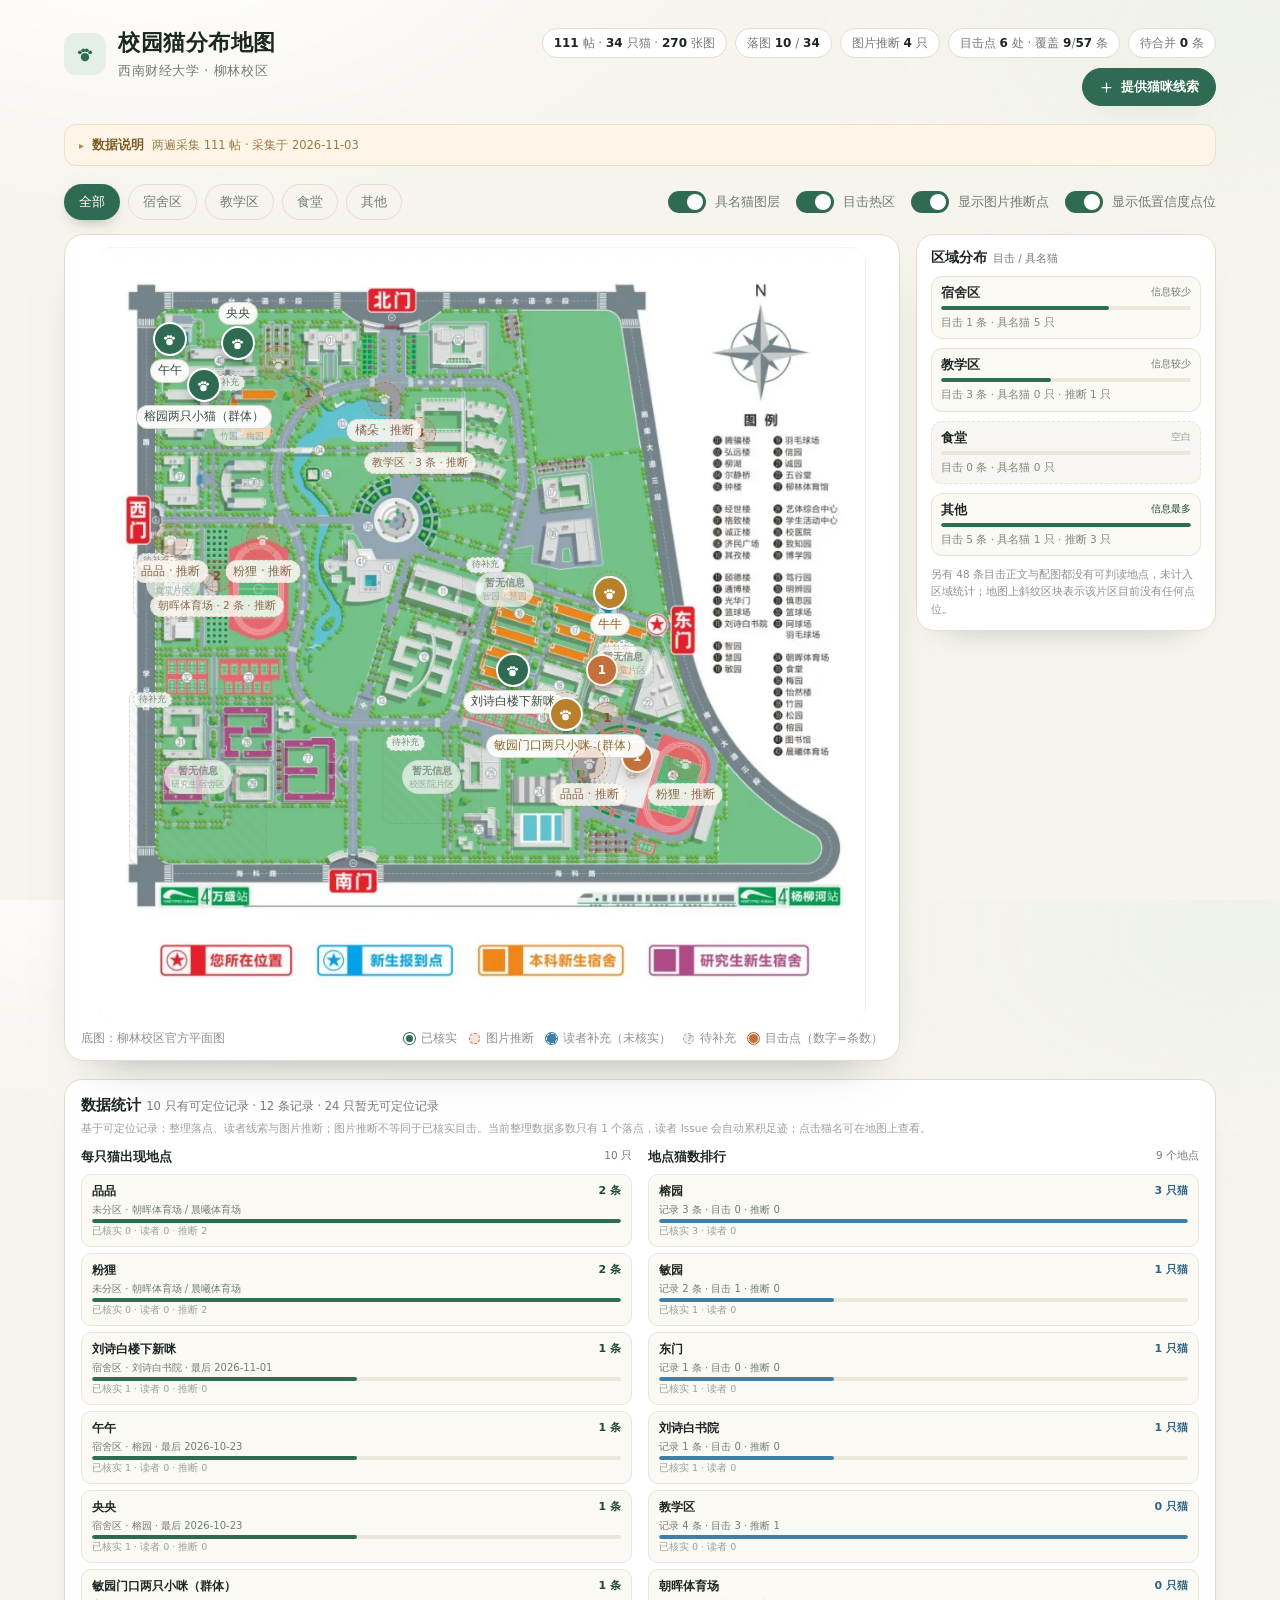
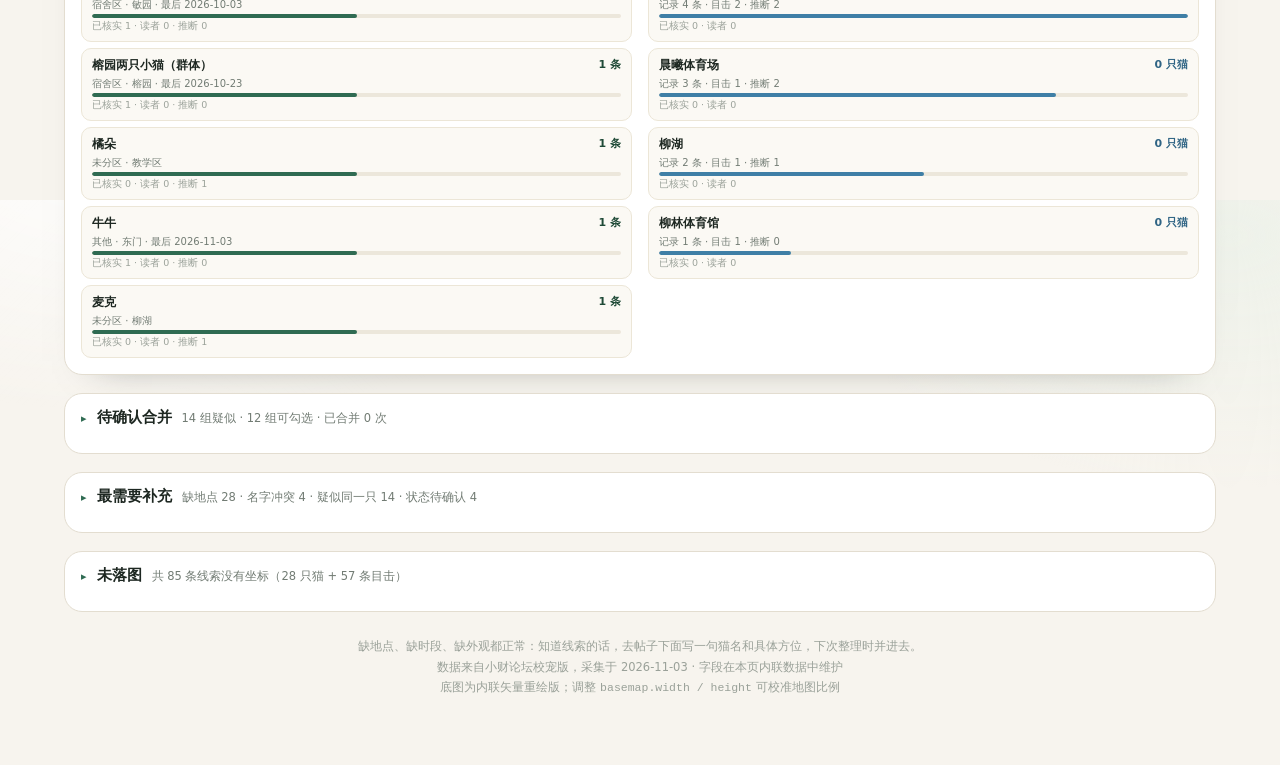
<file: index.html>
<!DOCTYPE html>
<html lang="zh-CN"><head>
<meta charset="UTF-8">
<meta name="viewport" content="width=device-width, initial-scale=1, viewport-fit=cover">
<meta name="description" content="西南财经大学柳林校区校园猫分布地图：具名猫、目击热区、图片推断与待补充区域。">
<meta name="color-scheme" content="light">
<meta name="theme-color" content="#f7f4ee">
<link rel="icon" href="data:image/svg+xml,%3Csvg xmlns='http://www.w3.org/2000/svg' viewBox='0 0 24 24'%3E%3Crect width='24' height='24' rx='6' fill='%23e6efe7'/%3E%3Cg fill='%232f6b52'%3E%3Ccircle cx='12' cy='15.4' r='4.6'/%3E%3Ccircle cx='6.4' cy='10.2' r='2.1'/%3E%3Ccircle cx='10.1' cy='8' r='2.1'/%3E%3Ccircle cx='13.9' cy='8' r='2.1'/%3E%3Ccircle cx='17.6' cy='10.2' r='2.1'/%3E%3C/g%3E%3C/svg%3E">
<title>校园猫分布地图 · 柳林校区（原型）</title>
<link rel="stylesheet" href="css/styles.css">

</head>

<body>
<div class="app">
  <header class="head">
    <div class="brand">
      <div class="brand-mark" aria-hidden="true">
        <svg viewBox="0 0 24 24">
          <g fill="#2f6b52">
            <circle cx="12" cy="15.4" r="4.6"></circle>
            <circle cx="6.4" cy="10.2" r="2.1"></circle>
            <circle cx="10.1" cy="8" r="2.1"></circle>
            <circle cx="13.9" cy="8" r="2.1"></circle>
            <circle cx="17.6" cy="10.2" r="2.1"></circle>
          </g>
        </svg>
      </div>
      <div>
        <h1>校园猫分布地图</h1>
        <p class="sub" id="campusName">西南财经大学 · 柳林校区</p>
      </div>
    </div>

    <div class="head-right">
    <div class="badges">
      <span class="badge"><b id="statPosts">111</b> 帖 · <b id="statCats">34</b> 只猫 · <b id="statImages">270</b> 张图</span>
      <span class="badge">落图 <b id="catCount">10</b> / <b id="catTotal">34</b></span>
      <span class="badge">图片推断 <b id="statInferred">4</b> 只</span>
      <span class="badge">目击点 <b id="statSpots">6</b> 处 · 覆盖 <b id="statPlacedSights">9</b>/<b id="statSights">57</b> 条</span>
      <span class="badge" id="queueBadge">待合并 <b id="queueCount">0</b> 条</span>
    </div>
    <button type="button" class="contribute-btn" id="contributeBtn">
      <svg viewBox="0 0 24 24" aria-hidden="true"><path d="M12 5v14M5 12h14" fill="none" stroke="currentColor" stroke-width="2" stroke-linecap="round"></path></svg>
      提供猫咪线索
    </button>
    </div>
  </header>

  <details class="notice data-details" id="dataDetails">
    <summary><span>数据说明</span><span class="notice-summary" id="noticeSummary">两遍采集 111 帖 · 2026-09-06 ～ 2026-11-02</span></summary>
    <p class="notice-body" id="dataNotice">两遍采集：第一遍 50 帖 + 第二遍 61 帖，postId 无重叠，合计 111 条唯一帖（2026-09-06 ～ 2026-11-02）｜第一遍列表曾少计 4 条，已按合并清单补齐；疑似同猫只标注不合并。本轮新增图片推断：仅依据配图中可判读的环境线索（楼牌/材质/跑道/围网等），置信度 0.15–0.35，全部标记“图片推断，未经证实”；24 只猫与 48 条目击图片无可判读线索，保持未落点。正文没写的地点一律留空。</p>
  </details>
  <p class="notice notice-warn" id="storageNote" hidden=""></p>

  <section class="controls" aria-label="筛选">
    <div class="chips" id="zoneChips"><span class="chip-ink" aria-hidden="true"></span><button type="button" class="chip" data-zone="all" aria-pressed="true">全部</button><button type="button" class="chip" data-zone="dorm" aria-pressed="false">宿舍区</button><button type="button" class="chip" data-zone="teaching" aria-pressed="false">教学区</button><button type="button" class="chip" data-zone="canteen" aria-pressed="false">食堂</button><button type="button" class="chip" data-zone="other" aria-pressed="false">其他</button></div>
    <div class="layer-switches">
      <label class="switch">
        <input type="checkbox" id="catLayerToggle" checked="">
        <span class="track" aria-hidden="true"></span>
        <span>具名猫图层</span>
      </label>
      <label class="switch">
        <input type="checkbox" id="sightLayerToggle" checked="">
        <span class="track" aria-hidden="true"></span>
        <span>目击热区</span>
      </label>
      <label class="switch">
        <input type="checkbox" id="inferToggle" checked="">
        <span class="track" aria-hidden="true"></span>
        <span>显示图片推断点</span>
      </label>
      <label class="switch">
        <input type="checkbox" id="lowToggle" checked="">
        <span class="track" aria-hidden="true"></span>
        <span>显示低置信度点位</span>
      </label>
    </div>
  </section>

  <p class="sr-only" id="mapStatus" role="status" aria-live="polite"></p>

  <div class="map-row">
  <section class="map-card">
    <div class="map-stage" id="mapStage" style="aspect-ratio: 0.991051 / 1; max-width: calc(85.23vh);">
      <!-- 底图独立容器：image 与示意平面都放在这里，校准参数只作用于此层 -->
      <div class="map-focus" id="mapFocus">
      <div class="map-layer" id="mapLayer" style="transform: translate(0px, 0px) scale(1); --inv: 1;">
        <img class="base-map" id="baseMap" src="assets/campus-map.webp" width="886" height="894" alt="柳林校区官方平面图" decoding="async">
        <div class="empty-blocks" id="emptyBlocks"></div>
                <div class="focus-shade" id="focusShade" aria-hidden="true"></div>
        <div class="focus-fx" id="focusFx" aria-hidden="true"><span class="focus-ring"></span><span class="focus-dot"><i></i><i></i></span></div>
        <div class="cat-history-layer" id="catHistoryLayer" hidden>
          <svg viewBox="0 0 100 100" preserveAspectRatio="none" aria-hidden="true">
            <polyline class="history-line" id="historyLine" points=""></polyline>
            <g id="historyDots"></g>
          </svg>
        </div>
        <div class="sights-layer" id="sightMarkers"></div>
                <div class="markers" id="markers"></div>
        <div class="draft-marker" id="draftMarker" hidden>
          <span class="pin draft-pin" aria-hidden="true"><svg viewBox="0 0 24 24"><circle cx="12" cy="15.4" r="4.6" fill="#ffffff"></circle><circle cx="6.4" cy="10.2" r="2.1" fill="#ffffff"></circle><circle cx="10.1" cy="8" r="2.1" fill="#ffffff"></circle><circle cx="13.9" cy="8" r="2.1" fill="#ffffff"></circle><circle cx="17.6" cy="10.2" r="2.1" fill="#ffffff"></circle></svg></span>
          <span class="marker-label">待提交位置</span>
        </div>
      </div>
      </div>
            <div class="focus-badge" id="focusBadge" hidden=""></div>
      <div class="pick-banner" id="pickBanner" hidden>
        <span>点击地图选择猫咪出现的位置</span>
        <button type="button" id="pickCancel">取消</button>
      </div>
      <div class="history-badge" id="historyBadge" hidden>
        <span id="historyBadgeText"></span>
        <button type="button" id="historyClear">清除</button>
      </div>
      <div class="map-empty" id="mapEmpty" hidden="">当前筛选条件下没有点位</div>
    </div>

    <div class="map-foot">
      <span id="mapSource">底图：柳林校区官方平面图</span>
      <span class="legend-states">
        <span class="legend-key"><i class="lg lg-ok"></i>已核实</span>
        <span class="legend-key"><i class="lg lg-infer"></i>图片推断</span>
        <span class="legend-key"><i class="lg lg-reader"></i>读者补充（未核实）</span>
        <span class="legend-key"><i class="lg lg-need">?</i>待补充</span>
        <span class="legend-key"><i class="lg lg-heat"></i>目击点（数字=条数）</span>
      </span>
    </div>
  </section>

  <aside class="zone-panel" aria-label="区域分布摘要">
    <h2>区域分布 <span>目击 / 具名猫</span></h2>
    <div id="zoneStats"></div>
        <p class="zone-note" id="zoneNote">另有 48 条目击正文与配图都没有可判读地点，未计入区域统计；地图上斜纹区块表示该片区目前没有任何点位。</p>
  </aside>
  </div>

  <section class="stats-card" aria-label="数据统计">
    <div class="stats-head">
      <h2>数据统计 <span id="catStatsSummary">正在统计…</span></h2>
    </div>
    <p class="stats-note">基于可定位记录：整理落点、读者线索与图片推断；图片推断不等同于已核实目击。当前整理数据多数只有 1 个落点，读者 Issue 会自动累积足迹；点击猫名可在地图上查看。</p>
    <div class="stats-grid">
      <div class="stats-col">
        <h3>每只猫出现地点 <span id="catStatsCount"></span></h3>
        <div class="stats-list" id="catStats"></div>
      </div>
      <div class="stats-col">
        <h3>地点猫数排行 <span id="placeStatsCount"></span></h3>
        <div class="stats-list" id="placeStats"></div>
      </div>
    </div>
  </section>

    <details class="maint">
    <summary class="maint-summary"><span>待确认合并</span><span class="maint-count" id="mergeSummaryTop">14 组疑似 · 12 组可勾选</span></summary>
<section class="pending merges" id="mergeSection">
    <div class="pending-head">
      <h2>待确认合并 <span id="mergeSummary">14 组疑似 · 12 组可勾选 · 已合并 0 次</span></h2>
      <div class="need-actions">
        <button type="button" class="export-btn" id="mergeSelected">合并勾选项</button>
        <button type="button" class="ghost-btn" id="undoMerge">撤销上一次合并</button>
      </div>
    </div>
    <p class="pending-hint">勾选「就是同一只」后可执行合并：主记录保留，另一条并入别名与来源，并从图上消失；合并前自动保留快照，可撤销。合并只作用于当前浏览器，并写入 localStorage。</p>
    <div class="merge-list" id="mergeList"></div>
    </section>
  </details>



    <details class="maint">
    <summary class="maint-summary"><span>最需要补充</span><span class="maint-count" id="needSummaryTop">缺地点 28 · 名字冲突 4 · 疑似同一只 14</span></summary>
<section class="pending" id="needSection">
    <div class="pending-head">
      <h2>最需要补充 <span id="needSummary">缺地点 28 · 名字冲突 4 · 疑似同一只 14 · 状态待确认 4</span></h2>
      <div class="need-actions">
        <button type="button" class="ghost-btn" id="copyAllSlots">复制全部待补充文本</button>
        <button type="button" class="export-btn" id="exportPatch">下载补丁（JSON）</button>
      </div>
    </div>
    <div class="ask">
      <b>知道它常在哪出没？</b>去频道帖子下面留一句就行。
      <span>写清猫名 + 楼栋方位，比如：朵朵在五谷堂后门的水泥台——只写「我知道」没法落点；看到会补进下一版。</span>
    </div>
    <p class="pending-hint">页面只负责把空位留清楚：不联网提交、不接第三方表单、不自动导入、不自动合并。每张卡片可直接填写并进入 localStorage 待合并队列，也可复制文本或下载 JSON 交给维护者。</p>
    <div class="need-groups" id="needGroups"></div>
        <p class="pending-hint" id="patchCount">当前有 28 只未落点猫，共 112 个字段位，其中 94 个为真空白（虚线框），18 个已有文字/状态。读者队列 0 条，合并 0 次。</p>
  </section>
  </details>



    <details class="maint">
    <summary class="maint-summary"><span>未落图</span><span class="maint-count" id="pendingSummaryTop">共 85 条线索没有坐标</span></summary>
<section class="pending" id="pendingSection">
    <div class="pending-head">
      <h2>未落图 <span id="pendingSummary">共 85 条线索没有坐标（28 只猫 + 57 条目击）</span></h2>
      <div class="seg" id="pendingTabs">
        <button type="button" data-tab="cats" aria-pressed="true">待定位的猫 <b id="pendCatNum">28</b></button>
        <button type="button" data-tab="sightings" aria-pressed="false">未归属目击 <b id="pendSightNum">57</b></button>
      </div>
    </div>
    <p class="pending-hint">只写原文里真实存在的位置线索；达不到「能落到某个楼」这一级的，一律不进地图，也不补坐标。</p>
    <div class="pending-list" id="pendingList"></div>
  </section>
  </details>



  <p class="foot-note">
    缺地点、缺时段、缺外观都正常：知道线索的话，去帖子下面写一句猫名和具体方位，下次整理时并进去。<br>
    数据来自小财论坛校宠版，采集于 <span id="footDate">2026-11-03</span> · 字段在本页内联数据中维护<br>
    底图为内联矢量重绘版；调整 <code>basemap.width / height</code> 可校准地图比例
  </p>
</div>

<div class="backdrop" id="backdrop" hidden=""></div>
<div class="sheet" id="sheet" role="dialog" aria-modal="true" aria-labelledby="catName" hidden=""></div>



<script src="data/campus-data.js"></script>
<script src="data/reader-submissions.js"></script>
<script src="js/app.js"></script>


</body></html>
</file>
<file: css/styles.css>
:root {
    --paper: #f7f4ee;
    --card: #ffffff;
    --ink: #1d2721;
    --muted: #727c74;
    --accent: #2f6b52;
    --accent-deep: #1f4a37;
    --accent-soft: #e6efe7;
    --line: #e3ddd0;
    --amber: #b8812c;
    --heat: #c2703c;
    --radius: 16px;
    --inv: 1;
  }

  * { box-sizing: border-box; }

  html, body { height: 100%; }

  body {
    margin: 0;
    color: var(--ink);
    background:
      radial-gradient(900px 460px at 12% -8%, #ffffff 0%, rgba(255, 255, 255, 0) 62%),
      radial-gradient(700px 420px at 96% 4%, #eef2ea 0%, rgba(238, 242, 234, 0) 60%),
      var(--paper);
    font-family: -apple-system, BlinkMacSystemFont, "PingFang SC", "Hiragino Sans GB",
      "Microsoft YaHei", "Segoe UI", system-ui, sans-serif;
    -webkit-font-smoothing: antialiased;
  }

  [hidden] { display: none !important; }

  button { font: inherit; color: inherit; }

  .app {
    max-width: 1200px;
    margin: 0 auto;
    padding: 28px 24px 56px;
  }

  /* ---------- 顶栏 ---------- */
  .head {
    display: flex;
    align-items: flex-start;
    justify-content: space-between;
    gap: 16px;
    flex-wrap: wrap;
  }

  .brand { display: flex; align-items: center; gap: 12px; }

  .brand-mark {
    width: 42px;
    height: 42px;
    flex: 0 0 auto;
    border-radius: 12px;
    background: var(--accent-soft);
    display: grid;
    place-items: center;
  }

  .brand-mark svg { width: 22px; height: 22px; }

  h1 {
    margin: 0;
    font-size: 22px;
    letter-spacing: 0.5px;
    font-weight: 600;
  }

  .sub {
    margin: 4px 0 0;
    font-size: 13px;
    color: var(--muted);
    letter-spacing: 0.6px;
  }

  .badges { display: flex; gap: 8px; flex-wrap: wrap; }

  .badge {
    font-size: 12px;
    line-height: 1;
    padding: 8px 11px;
    border-radius: 999px;
    background: #fff;
    border: 1px solid var(--line);
    color: var(--muted);
    white-space: nowrap;
  }

  .badge b { color: var(--ink); font-weight: 600; }

  .badge-sample {
    background: #fdf3e2;
    border-color: #eed9b6;
    color: #8a5f1c;
  }

  .notice {
    margin: 18px 0 0;
    padding: 11px 14px;
    font-size: 12.5px;
    line-height: 1.6;
    color: #7b5a22;
    background: #fdf6e8;
    border: 1px solid #f0e0c2;
    border-radius: 12px;
  }

  .data-details {
    padding: 0;
    overflow: hidden;
  }

  .data-details > summary {
    display: flex;
    align-items: baseline;
    gap: 8px;
    flex-wrap: wrap;
    padding: 10px 14px;
    font-size: 12.5px;
    font-weight: 600;
    color: #7b5a22;
    cursor: pointer;
    list-style: none;
  }

  .data-details > summary::-webkit-details-marker { display: none; }

  .data-details > summary::before {
    content: "▸";
    font-size: 10px;
    color: #b08a4a;
    transition: transform 0.2s ease;
  }

  .data-details[open] > summary::before { transform: rotate(90deg); }

  .notice-summary {
    font-size: 11.5px;
    font-weight: 400;
    color: #9a7a45;
  }

  .notice-body {
    margin: 0;
    padding: 0 14px 12px 32px;
    font-size: 12.5px;
    line-height: 1.7;
    color: #7b5a22;
  }

  .notice-warn {
    color: #8a3b2a;
    background: #fdf1ee;
    border-color: #efcfc7;
  }

  /* ---------- 筛选 ---------- */
  .controls {
    display: flex;
    align-items: center;
    justify-content: space-between;
    gap: 14px;
    flex-wrap: wrap;
    margin: 18px 0 14px;
  }

  .chips { position: relative; display: flex; gap: 8px; flex-wrap: wrap; }

  .chip-ink {
    position: absolute;
    left: 0;
    top: 0;
    width: 0;
    height: 0;
    border-radius: 999px;
    background: var(--accent);
    box-shadow: 0 6px 16px -8px rgba(31, 74, 55, 0.55);
    transition: transform 0.32s cubic-bezier(0.22, 0.61, 0.36, 1), width 0.32s cubic-bezier(0.22, 0.61, 0.36, 1), height 0.2s ease;
    pointer-events: none;
    z-index: 0;
  }

  .chip {
    position: relative;
    z-index: 1;
    padding: 8px 14px;
    font-size: 13px;
    border-radius: 999px;
    border: 1px solid var(--line);
    background: transparent;
    color: var(--muted);
    cursor: pointer;
    transition: background 0.18s, color 0.18s, border-color 0.18s;
  }

  .chip:hover { background: #fff; border-color: #cbd6cd; color: var(--ink); }

  .chip[aria-pressed="true"] {
    background: var(--accent);
    border-color: var(--accent);
    color: #fff;
  }

  .chips-ready .chip[aria-pressed="true"],
  .chips-ready .chip[aria-pressed="true"]:hover {
    background: transparent;
    border-color: transparent;
    color: #fff;
  }

  .chip:focus-visible { outline: 2px solid var(--accent-deep); outline-offset: 3px; }

  .chip.is-pulsing::after {
    content: "";
    position: absolute;
    inset: -3px;
    border-radius: 999px;
    border: 2px solid var(--accent);
    pointer-events: none;
    animation: chipPulse 0.6s ease-out both;
  }

  @keyframes chipPulse {
    0% { opacity: 0.6; transform: scale(0.92); }
    100% { opacity: 0; transform: scale(1.22); }
  }

  .switch {
    display: inline-flex;
    align-items: center;
    gap: 9px;
    font-size: 13px;
    color: var(--muted);
    cursor: pointer;
    user-select: none;
  }

  .switch input { position: absolute; opacity: 0; pointer-events: none; }

  .track {
    width: 38px;
    height: 22px;
    border-radius: 999px;
    background: #dcd8cb;
    position: relative;
    transition: background 0.18s;
    flex: 0 0 auto;
  }

  .track::after {
    content: "";
    position: absolute;
    top: 3px;
    left: 3px;
    width: 16px;
    height: 16px;
    border-radius: 50%;
    background: #fff;
    transition: transform 0.18s;
  }

  .switch input:checked + .track { background: var(--accent); }
  .switch input:checked + .track::after { transform: translateX(16px); }
  .switch input:focus-visible + .track { outline: 2px solid var(--accent); outline-offset: 2px; }

  .layer-switches {
    display: flex;
    gap: 12px 16px;
    flex-wrap: wrap;
    align-items: center;
  }

  /* ---------- 地图 ---------- */
  .map-card {
    background: var(--card);
    border: 1px solid var(--line);
    border-radius: 20px;
    padding: 12px;
    box-shadow: 0 24px 48px -36px rgba(28, 38, 32, 0.55);
  }

  .map-stage {
    position: relative;
    width: 100%;
    margin: 0 auto;
    aspect-ratio: 4 / 3; /* 有官方底图时由 basemap.width / height 覆盖 */
    overflow: hidden;
    border-radius: 14px;
    background: #f3efe6;
    touch-action: manipulation;
  }

  /* 底图层：所有校准（平移、缩放）只作用在这一层 */
  .map-layer {
    position: absolute;
    inset: 0;
    transform-origin: 0 0;
    will-change: transform;
  }

  .base-map {
    display: block;
    width: 100%;
    height: 100%;
  }

  /* ---------- 点位 ---------- */
  .markers { position: absolute; inset: 0; z-index: 2; pointer-events: none; }

  .marker {
    position: absolute;
    width: 0;
    height: 0;
    transform: scale(calc(var(--inv) * var(--finv, 1)));
    transform-origin: 0 0;
    pointer-events: none;
  }

  .pin {
    position: absolute;
    left: 0;
    top: 0;
    width: 34px;
    height: 34px;
    padding: 0;
    border: 2px solid #fff;
    border-radius: 50%;
    background: var(--accent);
    display: grid;
    place-items: center;
    transform: translate(-50%, -50%);
    cursor: pointer;
    pointer-events: auto;
    box-shadow: 0 8px 16px -8px rgba(18, 40, 28, 0.85);
    transition: transform 0.16s ease, background 0.16s ease, box-shadow 0.16s ease;
  }

  .pin svg { width: 17px; height: 17px; }

  .pin:hover { transform: translate(-50%, -50%) scale(1.1); }

  .pin:focus-visible { outline: 2px solid var(--accent-deep); outline-offset: 3px; }

  .marker.is-active .pin {
    background: var(--accent-deep);
    box-shadow: 0 0 0 6px rgba(47, 107, 82, 0.2), 0 10px 20px -10px rgba(18, 40, 28, 0.9);
  }

  .marker.is-low .pin { background: var(--amber); }

  .marker.is-low .pin::after {
    content: "";
    position: absolute;
    inset: -7px;
    border-radius: 50%;
    border: 1.5px dashed rgba(184, 129, 44, 0.75);
  }

  .marker-label {
    position: absolute;
    left: 0;
    top: 20px;
    transform: translateX(-50%);
    padding: 2px 7px;
    font-size: 11.5px;
    line-height: 1.5;
    white-space: nowrap;
    color: #3c4a41;
    background: rgba(255, 255, 255, 0.94);
    border: 1px solid rgba(216, 210, 194, 0.9);
    border-radius: 999px;
    pointer-events: none;
  }

  .marker.is-low .marker-label { color: #8a6423; }

  .marker.label-top .marker-label { top: auto; bottom: 18px; }

  .map-empty {
    position: absolute;
    left: 50%;
    bottom: 14px;
    z-index: 7;
    transform: translateX(-50%);
    padding: 8px 14px;
    font-size: 12px;
    color: var(--muted);
    background: rgba(255, 255, 255, 0.95);
    border: 1px solid var(--line);
    border-radius: 999px;
    box-shadow: 0 10px 24px -18px rgba(18, 40, 28, 0.5);
    white-space: nowrap;
    pointer-events: none;
  }

  .map-foot {
    display: flex;
    justify-content: space-between;
    gap: 12px;
    flex-wrap: wrap;
    margin: 10px 4px 2px;
    font-size: 11.5px;
    color: #8b928b;
  }

  .legend-key { display: inline-flex; align-items: center; gap: 6px; }

  .legend-dot {
    width: 10px;
    height: 10px;
    border-radius: 50%;
    background: var(--amber);
    box-shadow: 0 0 0 1px rgba(184, 129, 44, 0.4);
  }

  .legend-states {
    display: flex;
    align-items: center;
    gap: 12px;
    flex-wrap: wrap;
  }

  .lg {
    width: 11px;
    height: 11px;
    border-radius: 50%;
    display: inline-block;
    flex: 0 0 auto;
  }

  .lg-ok {
    background: var(--accent);
    border: 2px solid #fff;
    box-shadow: 0 0 0 1px var(--accent);
  }

  .lg-infer {
    background: rgba(194, 112, 60, 0.16);
    border: 1.5px dashed var(--heat);
  }

  .lg-need {
    display: inline-grid;
    place-items: center;
    background: #f1eee7;
    border: 1.5px dashed #a9b0a8;
    color: #7f887f;
    font-size: 8px;
    line-height: 1;
  }

  .lg-heat {
    background: var(--heat);
    border: 1.5px solid #fff;
    box-shadow: 0 0 0 1px var(--heat);
  }

  .lg-reader {
    background: #3f7fa6;
    border: 1.5px dashed #fff;
    box-shadow: 0 0 0 1px #3f7fa6;
  }

  /* ---------- 地图 + 侧栏 ---------- */
  .map-row {
    display: grid;
    grid-template-columns: minmax(0, 1fr) 300px;
    gap: 16px;
    align-items: start;
  }

  .zone-panel {
    position: sticky;
    top: 16px;
    background: var(--card);
    border: 1px solid var(--line);
    border-radius: 18px;
    padding: 14px 14px 12px;
    box-shadow: 0 18px 36px -32px rgba(28, 38, 32, 0.5);
  }

  .zone-panel h2 {
    margin: 0;
    font-size: 14px;
    font-weight: 600;
    display: flex;
    align-items: baseline;
    gap: 6px;
    flex-wrap: wrap;
  }

  .zone-panel h2 span {
    font-size: 10.5px;
    font-weight: 400;
    color: var(--muted);
  }

  .zone-note {
    margin: 10px 0 0;
    font-size: 10.5px;
    line-height: 1.65;
    color: #8b928b;
  }

  .zrow {
    width: 100%;
    display: grid;
    grid-template-columns: 1fr auto;
    gap: 4px 8px;
    margin-top: 9px;
    padding: 8px 9px;
    border: 1px solid #eae4d7;
    border-radius: 11px;
    background: #fbf9f4;
    text-align: left;
    cursor: pointer;
    transition: border-color 0.16s, background 0.16s;
  }

  .zrow:hover { border-color: #cbd6cd; background: #fff; }

  .zrow.is-selected {
    border-color: var(--accent);
    background: var(--accent-soft);
    box-shadow: inset 0 0 0 1px rgba(47, 107, 82, 0.12);
  }

  .zrow.is-selected .zname,
  .zrow.is-selected .zstatus { color: var(--accent-deep); }

  .zrow.is-empty { background: #f7f6f3; border-style: dashed; }

  .zname { font-size: 12.5px; font-weight: 600; }

  .zstatus { font-size: 10px; color: var(--muted); white-space: nowrap; }

  .zrow.is-empty .zstatus { color: #9aa199; }

  .zstatus.is-max { color: var(--accent-deep); }

  .zbar {
    grid-column: 1 / -1;
    height: 4px;
    border-radius: 999px;
    background: #ece7db;
    overflow: hidden;
  }

  .zbar > i {
    display: block;
    height: 100%;
    border-radius: 999px;
    background: var(--accent);
    transition: width 0.4s cubic-bezier(0.22, 0.61, 0.36, 1);
  }

  .zrow.is-empty .zbar > i { background: #d8d3c6; }

  .zcounts {
    grid-column: 1 / -1;
    font-size: 10.5px;
    color: #7f877f;
    line-height: 1.55;
  }

  /* ---------- 目击热区 ---------- */
  .sights-layer { position: absolute; inset: 0; z-index: 1; pointer-events: none; }

  .heat {
    position: absolute;
    width: 0;
    height: 0;
    transform: scale(calc(var(--inv) * var(--finv, 1)));
    transform-origin: 0 0;
    pointer-events: none;
  }

  .heat-btn {
    position: absolute;
    left: 0;
    top: 0;
    width: 32px;
    height: 32px;
    padding: 0;
    border: 2px solid #fff;
    border-radius: 50%;
    background: var(--heat);
    color: #fff;
    font-size: 12px;
    font-weight: 600;
    line-height: 1;
    display: grid;
    place-items: center;
    transform: translate(-50%, -50%);
    cursor: pointer;
    pointer-events: auto;
    box-shadow: 0 8px 16px -8px rgba(92, 48, 20, 0.85);
    transition: transform 0.16s ease, box-shadow 0.16s ease;
  }

  .heat-btn::after {
    content: "";
    position: absolute;
    inset: -9px;
    border-radius: 50%;
    background: radial-gradient(circle, rgba(194, 112, 60, 0.26), rgba(194, 112, 60, 0) 70%);
    z-index: -1;
    pointer-events: none;
  }

  .heat-btn:hover { transform: translate(-50%, -50%) scale(1.1); }

  .heat.is-infer .heat-btn {
    background: rgba(194, 112, 60, 0.16);
    border: 1.5px dashed var(--heat);
    color: #8a4d27;
    box-shadow: none;
  }

  .heat.is-infer .heat-btn::after { display: none; }

  .heat-label {
    position: absolute;
    left: 0;
    top: 19px;
    transform: translateX(-50%);
    padding: 2px 7px;
    font-size: 10.5px;
    line-height: 1.5;
    white-space: nowrap;
    color: #6f4325;
    background: rgba(255, 251, 246, 0.95);
    border: 1px solid rgba(222, 195, 170, 0.9);
    border-radius: 999px;
    pointer-events: none;
  }

  .heat.is-infer .heat-label {
    color: #8a6a4d;
    border-style: dashed;
    background: rgba(252, 248, 243, 0.86);
  }

  /* ---------- 图片推断点 ---------- */
  .marker.is-infer .pin {
    background: rgba(194, 112, 60, 0.18);
    border: 1.5px dashed var(--heat);
    box-shadow: none;
  }

  .marker.is-infer .pin svg { opacity: 0.6; }

  .marker.is-infer .pin::after {
    content: "";
    position: absolute;
    inset: -6px;
    border-radius: 50%;
    border: 1px dashed rgba(194, 112, 60, 0.35);
  }

  .marker.is-infer .marker-label {
    color: #8a6a4d;
    border-style: dashed;
    background: rgba(252, 248, 243, 0.88);
  }

  /* ---------- 读者补充点（第三种视觉） ---------- */
  .marker.is-reader .pin {
    background: #3f7fa6;
    border: 1.5px dashed #fff;
    box-shadow: 0 8px 16px -8px rgba(33, 68, 92, 0.8);
  }

  .marker.is-reader .pin::after {
    content: "补";
    position: absolute;
    right: -7px;
    bottom: -7px;
    width: 15px;
    height: 15px;
    border-radius: 50%;
    background: #fff;
    border: 1px solid #3f7fa6;
    color: #3f7fa6;
    font-size: 8px;
    line-height: 13px;
    text-align: center;
  }

  .marker.is-reader .marker-label {
    color: #2f6484;
    border-color: #bcd3e2;
    background: rgba(240, 247, 252, 0.94);
  }

  /* ---------- 空白区块覆盖层 ---------- */
  .empty-blocks { position: absolute; inset: 0; z-index: 0; pointer-events: none; }

  .empty-block {
    position: absolute;
    padding: 0;
    cursor: pointer;
    pointer-events: auto;
    border: 1px dashed rgba(120, 130, 119, 0.26);
    border-radius: 10px;
    background: repeating-linear-gradient(
      45deg,
      rgba(120, 130, 119, 0.07) 0,
      rgba(120, 130, 119, 0.07) 5px,
      rgba(120, 130, 119, 0.02) 5px,
      rgba(120, 130, 119, 0.02) 10px
    );
    display: grid;
    place-items: center;
  }

  .empty-block:hover { border-color: rgba(120, 130, 119, 0.5); }

  .empty-badge {
    position: absolute;
    top: 3px;
    left: 3px;
    padding: 1px 5px;
    transform: scale(calc(var(--inv) * var(--finv, 1)));
    transform-origin: 0 0;
    border: 1px dashed rgba(120, 130, 119, 0.5);
    border-radius: 999px;
    background: rgba(255, 255, 255, 0.8);
    font-size: 8.5px;
    line-height: 1.4;
    color: #7f887f;
    white-space: nowrap;
  }

  .empty-label {
    transform: scale(calc(var(--inv) * var(--finv, 1)));
    transform-origin: center;
    padding: 2px 6px;
    font-size: 9.5px;
    line-height: 1.5;
    color: #899189;
    background: rgba(255, 255, 255, 0.66);
    border: 1px solid rgba(205, 204, 194, 0.6);
    border-radius: 999px;
    white-space: nowrap;
    text-align: center;
  }

  .empty-label b { display: block; font-weight: 600; font-size: 10px; }
  .empty-label span { display: block; font-size: 9px; color: #a1a8a0; }

  /* ---------- 详情卡：推断 / 目击 ---------- */
  .infer-banner {
    padding: 9px 16px;
    font-size: 11.5px;
    line-height: 1.6;
    color: #8a4d27;
    background: #fbf1e8;
    border-bottom: 1px dashed #e7cbb4;
    border-radius: 20px 20px 0 0;
  }

  .infer-box {
    margin-top: 12px;
    padding: 11px 12px;
    border-radius: 12px;
    background: #fbf4ed;
    border: 1px dashed #e4c8b1;
    font-size: 12px;
    color: #6d5746;
    line-height: 1.65;
  }

  .infer-box b { display: block; font-size: 11.5px; color: #8a4d27; margin-bottom: 4px; }

  .infer-cand {
    display: block;
    margin-top: 5px;
    padding-left: 8px;
    border-left: 2px solid #e7cbb4;
  }

  .infer-cand em { font-style: normal; font-weight: 600; color: #7a4322; }

  .sight-photos {
    display: flex;
    gap: 8px;
    flex-wrap: wrap;
    margin: 12px 16px 0;
  }

  .sight-photos img {
    width: 96px;
    height: 96px;
    object-fit: cover;
    border-radius: 9px;
    border: 1px solid var(--line);
    background: #eef2ea;
  }

  .sight-entry {
    margin-top: 9px;
    padding: 9px 10px;
    border-radius: 10px;
    background: #faf8f2;
    border: 1px solid #eee8db;
    font-size: 12px;
    line-height: 1.6;
    color: #55635a;
  }

  .sight-entry b { font-size: 11.5px; color: #8a4d27; font-weight: 600; }
  .sight-entry i { font-style: normal; color: #9aa199; }

  .zone-level {
    display: inline-block;
    font-size: 10.5px;
    padding: 3px 8px;
    border-radius: 999px;
    background: #fdf3e2;
    color: #8a5f1c;
  }

  /* ---------- 读者补充 ---------- */
  .supp-row {
    display: flex;
    gap: 8px;
    flex-wrap: wrap;
    margin-top: 16px;
    padding-top: 12px;
    border-top: 1px dashed #e6e0d3;
  }

  .supp-btn {
    padding: 8px 12px;
    font-size: 12px;
    border-radius: 999px;
    border: 1px solid #cfe0d4;
    background: var(--accent-soft);
    color: var(--accent-deep);
    cursor: pointer;
  }

  .supp-btn:hover { background: #dcebe1; }

  .supp-btn.ghost { background: #fff; border-color: var(--line); color: var(--muted); }

  .supp-btn.ghost:hover { color: var(--ink); border-color: #cbd6cd; }

  .need-groups { display: grid; gap: 10px; }

  .need-group {
    border: 1px solid #eee8db;
    border-radius: 12px;
    background: #fbf9f4;
    padding: 10px 12px;
  }

  .need-head {
    display: flex;
    align-items: baseline;
    gap: 8px;
    flex-wrap: wrap;
    font-size: 13px;
    font-weight: 600;
  }

  .need-head span { font-size: 11px; font-weight: 400; color: var(--muted); }

  .need-item {
    display: flex;
    align-items: baseline;
    gap: 8px;
    flex-wrap: wrap;
    margin-top: 7px;
    padding-top: 7px;
    border-top: 1px dashed #eae4d7;
    font-size: 11.5px;
    line-height: 1.6;
    color: #6b756d;
  }

  .need-item:first-of-type { margin-top: 7px; }

  .need-name { font-weight: 600; color: var(--ink); }

  .need-why { flex: 1 1 180px; }

  .mini-link {
    border: none;
    background: none;
    padding: 0;
    font: inherit;
    color: var(--accent);
    cursor: pointer;
  }

  .mini-link:hover { text-decoration: underline; }

  .need-actions { display: flex; gap: 8px; flex-wrap: wrap; margin-left: auto; }

  .ghost-btn {
    padding: 5px 9px;
    font-size: 11px;
    border-radius: 999px;
    border: 1px solid var(--line);
    background: #fff;
    color: var(--muted);
    cursor: pointer;
  }

  .ghost-btn:hover { color: var(--ink); border-color: #cbd6cd; }

  .export-btn {
    padding: 7px 12px;
    font-size: 11.5px;
    border-radius: 999px;
    border: 1px solid #cfe0d4;
    background: var(--accent-soft);
    color: var(--accent-deep);
    cursor: pointer;
  }

  .export-btn:hover { background: #dcebe1; }

  /* ---------- 待补充空位 / 卡片编辑区 ---------- */
  .slots {
    display: grid;
    grid-template-columns: 1fr 1fr;
    gap: 8px;
    margin-top: 12px;
  }

  .slot {
    min-height: 54px;
    padding: 7px 9px;
    border: 1px solid #ece6d9;
    border-radius: 10px;
    background: #fbf9f4;
  }

  .slot-label {
    display: block;
    margin-bottom: 3px;
    font-size: 9.5px;
    letter-spacing: 0.5px;
    color: #9aa199;
  }

  .slot-value {
    font-size: 11.5px;
    line-height: 1.5;
    color: #55635a;
    word-break: break-word;
  }

  .slot.is-missing {
    border-style: dashed;
    background: #f7f6f3;
  }

  .slot.is-missing .slot-value { color: #8b928b; }

  .slot-chip {
    display: inline-block;
    margin-left: 4px;
    padding: 1px 6px;
    border: 1px dashed #c9c3b5;
    border-radius: 999px;
    font-size: 9px;
    color: #8b928b;
    vertical-align: 1px;
  }

  .edit-box {
    margin-top: 14px;
    padding-top: 12px;
    border-top: 1px dashed var(--line);
  }

  .edit-box h4 { margin: 0 0 8px; font-size: 12.5px; font-weight: 600; }

  .edit-box .field { margin-top: 8px; }

  .edit-box .report-actions { margin-top: 10px; }

  .edit-box .report-tip b { color: var(--accent-deep); }

  .field { display: block; margin-top: 10px; font-size: 12px; color: #55635a; }

  .field em { font-style: normal; color: #a4573b; }

  .field input[type="text"],
  .field textarea {
    display: block;
    width: 100%;
    margin-top: 5px;
    padding: 8px 10px;
    border: 1px solid #ddd7c8;
    border-radius: 9px;
    background: #fff;
    font: inherit;
    color: var(--ink);
    outline: none;
  }

  .field input[type="text"]:focus,
  .field textarea:focus { border-color: var(--accent); box-shadow: 0 0 0 3px rgba(47, 107, 82, 0.1); }

  .field textarea { min-height: 62px; resize: vertical; }

  .saw { display: flex; align-items: center; gap: 10px; font-size: 12px; color: #55635a; }

  .saw label { display: inline-flex; align-items: center; gap: 4px; cursor: pointer; }

  .report-actions { display: flex; gap: 8px; flex-wrap: wrap; margin-top: 14px; }

  .report-actions .supp-btn { padding: 9px 13px; }

  .report-actions .supp-btn[disabled] { opacity: 0.45; cursor: not-allowed; }

  .report-tip { margin: 10px 0 0; font-size: 10.5px; line-height: 1.6; color: #9aa199; }

  /* ---------- 详情卡 ---------- */
  .backdrop {
    position: fixed;
    inset: 0;
    background: rgba(22, 30, 26, 0.42);
    backdrop-filter: blur(2px);
    z-index: 30;
    animation: fade 0.18s ease both;
  }

  .sheet {
    position: fixed;
    z-index: 40;
    left: 50%;
    top: 50%;
    width: min(430px, calc(100vw - 32px));
    max-height: 86vh;
    overflow: auto;
    transform: translate(-50%, -50%);
    background: var(--card);
    border-radius: 20px;
    box-shadow: 0 40px 80px -40px rgba(16, 26, 21, 0.65);
    animation: pop 0.2s ease both;
  }

  .sheet-head {
    display: flex;
    align-items: center;
    justify-content: space-between;
    gap: 10px;
    padding: 14px 16px 0;
  }

  .tag {
    font-size: 11.5px;
    padding: 5px 10px;
    border-radius: 999px;
    background: var(--accent-soft);
    color: var(--accent-deep);
    letter-spacing: 0.4px;
  }

  .tag-sample { background: #fdf3e2; color: #8a5f1c; }

  .tag-infer { background: #fbf1e8; color: #8a4d27; border: 1px dashed #e7cbb4; }

  .tag-reader { background: #eaf2f8; color: #2f6484; border: 1px dashed #b9d2e2; }

  .reader-banner { background: #3f7fa6; border-color: #3f7fa6; }

  .merge-banner { background: #4d6a5a; border-color: #4d6a5a; }

  .tag-heat { background: #fbece2; color: #8a4d27; }

  .close {
    width: 30px;
    height: 30px;
    border: 1px solid var(--line);
    border-radius: 50%;
    background: #fff;
    color: var(--muted);
    font-size: 18px;
    line-height: 1;
    cursor: pointer;
    display: grid;
    place-items: center;
  }

  .close:hover { color: var(--ink); border-color: #cfd6ca; }

  .photo {
    position: relative;
    margin: 12px 16px 0;
    aspect-ratio: 4 / 3;
    border-radius: 12px;
    overflow: hidden;
    background: linear-gradient(150deg, #eef2ea, #e4e9df);
  }

  .photo img { width: 100%; height: 100%; object-fit: contain; display: block; }

  .photo-empty {
    position: absolute;
    inset: 0;
    display: flex;
    flex-direction: column;
    align-items: center;
    justify-content: center;
    gap: 4px;
  }

  .photo-empty svg { width: 96px; height: 60px; }

  .photo-empty span { font-size: 11.5px; color: #8d968c; letter-spacing: 0.4px; }

  .sheet-body { padding: 12px 16px 18px; }

  .cat-name {
    margin: 0;
    font-size: 19px;
    font-weight: 600;
    display: flex;
    align-items: center;
    gap: 8px;
    flex-wrap: wrap;
  }

  .cat-place {
    margin: 6px 0 0;
    display: flex;
    align-items: center;
    gap: 5px;
    font-size: 13px;
    color: var(--muted);
  }

  .cat-place svg { width: 13px; height: 13px; flex: 0 0 auto; }

  .conf {
    margin-top: 14px;
    padding: 11px 12px;
    border-radius: 12px;
    background: #faf8f2;
    border: 1px solid #eee8db;
  }

  .conf-top {
    display: flex;
    justify-content: space-between;
    align-items: baseline;
    font-size: 12px;
    color: var(--muted);
    margin-bottom: 7px;
  }

  .conf-top b { font-size: 13px; color: var(--ink); }

  .bar { height: 6px; border-radius: 999px; background: #e9e4d7; overflow: hidden; }

  .bar > i { display: block; height: 100%; border-radius: 999px; background: var(--accent); }

  .conf.is-low .bar > i { background: var(--amber); }

  .facts { margin: 14px 0 0; padding: 0; }

  .facts div {
    display: grid;
    grid-template-columns: 68px 1fr;
    gap: 10px;
    padding: 9px 0;
    border-top: 1px dashed #eae4d7;
    font-size: 13px;
  }

  .facts div:first-child { border-top: none; padding-top: 0; }

  .facts dt { color: #9aa199; font-size: 12px; }

  .facts dd { margin: 0; line-height: 1.65; word-break: break-word; }

  .source {
    margin: 14px 0 0;
    padding: 10px 12px;
    border-left: 3px solid var(--accent-soft);
    background: #f7faf7;
    border-radius: 0 10px 10px 0;
    font-size: 12.5px;
    color: #55635a;
    line-height: 1.6;
  }

  .source b { display: block; font-size: 11.5px; color: #9aa199; font-weight: 400; margin-bottom: 3px; }

  .foot-note {
    margin-top: 24px;
    text-align: center;
    font-size: 11.5px;
    line-height: 1.8;
    color: #9aa199;
  }

  /* ---------- 未落图列表 ---------- */
  .pending {
    margin-top: 22px;
    background: var(--card);
    border: 1px solid var(--line);
    border-radius: 18px;
    padding: 16px 16px 10px;
  }

  .pending-head {
    display: flex;
    align-items: center;
    justify-content: space-between;
    gap: 12px;
    flex-wrap: wrap;
  }

  .pending-head h2 {
    margin: 0;
    font-size: 15px;
    font-weight: 600;
    display: flex;
    align-items: baseline;
    gap: 8px;
  }

  .pending-head h2 span { font-size: 12px; color: var(--muted); font-weight: 400; }

  .seg { display: flex; gap: 6px; }

  .seg button {
    padding: 6px 11px;
    font-size: 12px;
    border-radius: 999px;
    border: 1px solid var(--line);
    background: #fff;
    color: var(--muted);
    cursor: pointer;
  }

  .seg button[aria-pressed="true"] { background: var(--accent-soft); border-color: #cfe0d4; color: var(--accent-deep); }

  .pending-hint { margin: 10px 0 12px; font-size: 12px; color: var(--muted); line-height: 1.6; }

  .ask {
    margin: 10px 0 0;
    padding: 10px 12px;
    border: 1px solid #dbe6dd;
    border-left: 3px solid var(--accent);
    border-radius: 0 12px 12px 0;
    background: #f7faf7;
    font-size: 12.5px;
    line-height: 1.7;
    color: #55635a;
  }

  .ask b { color: var(--accent-deep); font-weight: 600; }

  .ask span {
    display: block;
    margin-top: 2px;
    font-size: 11.5px;
    color: #7f8a80;
  }

  .pending-list { display: grid; gap: 8px; }

  .pend {
    display: flex;
    gap: 10px;
    align-items: flex-start;
    padding: 10px 12px;
    border-radius: 12px;
    background: #faf8f2;
    border: 1px solid #eee8db;
  }

  .pend-main { flex: 1; min-width: 0; }

  .pend-thumb {
    width: 62px;
    height: 62px;
    flex: 0 0 auto;
    object-fit: cover;
    border-radius: 9px;
    border: 1px solid #e3ddd0;
    background: #eef2ea;
  }

  .pend-top { display: flex; align-items: baseline; gap: 8px; flex-wrap: wrap; }

  .pend-name { font-size: 13.5px; font-weight: 600; }

  .pend-alias { font-size: 11.5px; color: var(--muted); }

  .pend-missing {
    display: inline-block;
    margin-left: auto;
    font-size: 11px;
    color: #8a5f1c;
    background: #fdf3e2;
    border-radius: 999px;
    padding: 2px 8px;
  }

  .pend-quote {
    margin: 8px 0 0;
    font-size: 12px;
    line-height: 1.65;
    color: #55635a;
    border-left: 2px solid #e2ddd0;
    padding-left: 8px;
    word-break: break-word;
  }

  .pend-foot {
    display: flex;
    justify-content: space-between;
    align-items: center;
    gap: 10px;
    margin-top: 8px;
    font-size: 11.5px;
    color: #9aa199;
  }

  .pend-link {
    border: none;
    background: none;
    padding: 0;
    font-size: 11.5px;
    color: var(--accent);
    cursor: pointer;
  }

  .pend-link:hover { text-decoration: underline; }

  /* ---------- 详情卡补充 ---------- */
  .cat-alias { margin: 6px 0 0; font-size: 12px; color: var(--muted); }

  .status-tag { background: #f3e7e3; color: #8c5343; }

  .rel {
    margin-top: 12px;
    padding: 10px 12px;
    border-radius: 12px;
    background: #f6f4fb;
    border: 1px solid #e5e0f0;
    font-size: 12px;
    color: #5b5570;
    line-height: 1.6;
  }

  .rel b { color: #4b4560; }

  .rel-line { display: block; margin-top: 3px; }

  .rel-link {
    border: none;
    background: none;
    padding: 0;
    font: inherit;
    color: #4b4560;
    font-weight: 600;
    text-decoration: underline;
    text-underline-offset: 2px;
    cursor: pointer;
  }

  /* ---------- 待确认合并 ---------- */
  .merge-list { display: grid; gap: 8px; }

  .merge-row {
    display: flex;
    align-items: baseline;
    gap: 10px;
    flex-wrap: wrap;
    padding: 10px 12px;
    border-radius: 12px;
    background: #f8f5fb;
    border: 1px solid #e7e1f0;
  }

  .merge-pair { display: flex; align-items: baseline; gap: 6px; flex-wrap: wrap; font-size: 13px; }

  .merge-name {
    border: none;
    background: none;
    padding: 0;
    font: inherit;
    font-weight: 600;
    color: #4b4560;
    text-decoration: underline;
    text-underline-offset: 2px;
    cursor: pointer;
  }

  .merge-sim {
    font-size: 11px;
    padding: 2px 8px;
    border-radius: 999px;
    background: #efe8f7;
    color: #6a5a86;
  }

  .merge-basis {
    flex: 1 1 220px;
    font-size: 11.5px;
    line-height: 1.6;
    color: #7a7288;
  }

  .merge-check {
    width: 16px;
    height: 16px;
    margin-top: 2px;
    accent-color: var(--accent);
    cursor: pointer;
    flex: 0 0 auto;
  }

  .merge-row.is-merged { background: #f3f7f3; border-color: #dbe6dd; }

  .merge-tag {
    font-size: 10.5px;
    padding: 2px 8px;
    border-radius: 999px;
    background: #e6efe7;
    color: var(--accent-deep);
  }

  .merge-tag.is-reader { background: #eaf2f8; color: #2f6484; }

  .merge-actions {
    display: flex;
    gap: 6px;
    align-items: center;
    flex-wrap: wrap;
  }

  .merge-actions .ghost-btn { padding: 5px 9px; }

  @keyframes fade { from { opacity: 0; } to { opacity: 1; } }
  @keyframes pop { from { opacity: 0; transform: translate(-50%, -46%); } to { opacity: 1; transform: translate(-50%, -50%); } }

  /* ---------- 数据维护折叠区 ---------- */
  .maint {
    margin-top: 18px;
    padding: 0 16px 12px;
    background: var(--card);
    border: 1px solid var(--line);
    border-radius: 18px;
    box-shadow: 0 18px 36px -32px rgba(28, 38, 32, 0.5);
  }

  .maint > summary {
    display: flex;
    align-items: baseline;
    gap: 10px;
    flex-wrap: wrap;
    padding: 14px 0;
    font-size: 15px;
    font-weight: 600;
    cursor: pointer;
    list-style: none;
  }

  .maint > summary::-webkit-details-marker { display: none; }

  .maint > summary::before {
    content: "▸";
    font-size: 11px;
    color: var(--accent);
    transition: transform 0.2s ease;
  }

  .maint[open] > summary::before { transform: rotate(90deg); }

  .maint[open] > summary {
    padding-bottom: 10px;
    margin-bottom: 10px;
    border-bottom: 1px dashed var(--line);
  }

  .maint-count {
    font-size: 11.5px;
    font-weight: 400;
    color: var(--muted);
  }

  .maint .pending {
    margin-top: 0;
    padding: 0;
    background: transparent;
    border: 0;
    border-radius: 0;
    box-shadow: none;
  }

  .maint .pending-head { margin-top: 2px; }
  .maint .pending-head h2 { display: none; }
  .maint .pending-head .need-actions { margin-left: auto; }

  /* ---------- 区域聚焦 ---------- */
  @property --finv { syntax: "<number>"; inherits: true; initial-value: 1; }
  @property --fx { syntax: "<percentage>"; inherits: false; initial-value: 50%; }
  @property --fy { syntax: "<percentage>"; inherits: false; initial-value: 50%; }
  @property --frx { syntax: "<percentage>"; inherits: false; initial-value: 40%; }
  @property --fry { syntax: "<percentage>"; inherits: false; initial-value: 40%; }

  .map-focus {
    position: absolute;
    inset: 0;
    transform-origin: 0 0;
    transition: transform 0.62s cubic-bezier(0.22, 0.61, 0.36, 1), --finv 0.62s cubic-bezier(0.22, 0.61, 0.36, 1);
  }

  .map-focus.is-focusing { will-change: transform; }

  .focus-shade {
    position: absolute;
    inset: 0;
    z-index: 0;
    pointer-events: none;
    opacity: 0;
    background: radial-gradient(
      ellipse var(--frx, 40%) var(--fry, 40%) at var(--fx, 50%) var(--fy, 50%),
      rgba(24, 34, 27, 0) 0 54%,
      rgba(24, 34, 27, 0.16) 72%,
      rgba(24, 34, 27, 0.34) 100%
    );
    transition: opacity 0.38s ease, --fx 0.62s cubic-bezier(0.22, 0.61, 0.36, 1), --fy 0.62s cubic-bezier(0.22, 0.61, 0.36, 1), --frx 0.62s cubic-bezier(0.22, 0.61, 0.36, 1), --fry 0.62s cubic-bezier(0.22, 0.61, 0.36, 1);
  }

  .map-stage.is-focused .focus-shade { opacity: 1; }

  .focus-fx {
    position: absolute;
    z-index: 1;
    pointer-events: none;
    opacity: 0;
    transition: opacity 0.32s ease, left 0.62s cubic-bezier(0.22, 0.61, 0.36, 1), top 0.62s cubic-bezier(0.22, 0.61, 0.36, 1), width 0.62s cubic-bezier(0.22, 0.61, 0.36, 1), height 0.62s cubic-bezier(0.22, 0.61, 0.36, 1);
  }

  .map-stage.is-focused .focus-fx { opacity: 1; }

  .focus-ring {
    position: absolute;
    inset: 0;
    border: 2px solid rgba(47, 107, 82, 0.58);
    border-radius: 26px;
    box-shadow: 0 0 0 7px rgba(47, 107, 82, 0.08), inset 0 0 36px rgba(47, 107, 82, 0.06);
  }

  .focus-fx.is-wide .focus-ring {
    border-style: dashed;
    border-color: rgba(47, 107, 82, 0.32);
    box-shadow: none;
  }

  .focus-fx.is-empty-zone .focus-ring {
    border-style: dashed;
    border-color: rgba(184, 129, 44, 0.7);
    box-shadow: 0 0 0 7px rgba(184, 129, 44, 0.08);
  }

  .focus-dot {
    position: absolute;
    left: 50%;
    top: 50%;
    width: 11px;
    height: 11px;
    transform: translate(-50%, -50%);
    border-radius: 50%;
    background: var(--accent-deep);
    box-shadow: 0 0 0 6px rgba(47, 107, 82, 0.15);
  }

  .focus-dot i {
    position: absolute;
    inset: 0;
    display: block;
    border-radius: 50%;
    border: 2px solid rgba(47, 107, 82, 0.75);
    animation: focusPulse 2.6s ease-out infinite;
  }

  .focus-dot i:nth-child(2) { animation-delay: 1.3s; }

  .focus-fx.is-empty-zone .focus-dot {
    background: var(--amber);
    box-shadow: 0 0 0 6px rgba(184, 129, 44, 0.14);
  }

  .focus-fx.is-empty-zone .focus-dot i { display: none; }

  @keyframes focusPulse {
    0% { transform: scale(0.7); opacity: 0.7; }
    75%, 100% { transform: scale(2.7); opacity: 0; }
  }

  .focus-badge {
    position: absolute;
    z-index: 6;
    left: 14px;
    top: 14px;
    padding: 7px 12px;
    font-size: 11.5px;
    font-weight: 600;
    color: var(--accent-deep);
    background: rgba(255, 255, 255, 0.95);
    border: 1px solid rgba(47, 107, 82, 0.28);
    border-radius: 999px;
    box-shadow: 0 10px 24px -16px rgba(18, 40, 28, 0.55);
    pointer-events: none;
    opacity: 0;
    transform: translateY(-4px);
    transition: opacity 0.3s ease, transform 0.3s ease;
  }

  .focus-badge.is-empty {
    color: #8a5f1c;
    border-color: #eed9b6;
    background: rgba(253, 243, 226, 0.96);
  }

  .map-stage.is-focused .focus-badge {
    opacity: 1;
    transform: translateY(0);
  }

  .map-stage { scroll-margin-top: 12px; }

  .marker-label,
  .heat-label { transition: visibility 0.16s ease; }

  .marker-label.is-label-hidden,
  .heat-label.is-label-hidden { visibility: hidden; }

  .marker:hover .marker-label,
  .marker:focus-within .marker-label,
  .heat:hover .heat-label,
  .heat:focus-within .heat-label { visibility: visible; }

  .sr-only {
    position: absolute;
    width: 1px;
    height: 1px;
    padding: 0;
    margin: -1px;
    overflow: hidden;
    clip: rect(0, 0, 0, 0);
    white-space: nowrap;
    border: 0;
  }

  .marker.is-zone-focus .pin::before,
  .heat.is-zone-focus .heat-btn::before {
    content: "";
    position: absolute;
    inset: -5px;
    border-radius: 50%;
    border: 1.5px solid rgba(47, 107, 82, 0.5);
    pointer-events: none;
    animation: zonePointPulse 2.2s ease-out infinite;
  }

  .heat.is-zone-focus .heat-btn::before { border-color: rgba(194, 112, 60, 0.55); }

  .marker.is-zone-focus.is-infer .pin::before {
    border-color: rgba(194, 112, 60, 0.45);
    border-style: dashed;
  }

  @keyframes zonePointPulse {
    0% { transform: scale(0.8); opacity: 0.65; }
    70%, 100% { transform: scale(2); opacity: 0; }
  }

  /* ---------- 线索提交 ---------- */
  .head-right {
    display: flex;
    flex-direction: column;
    align-items: flex-end;
    gap: 10px;
  }

  .contribute-btn {
    display: inline-flex;
    align-items: center;
    justify-content: center;
    gap: 7px;
    padding: 9px 16px;
    font-size: 13px;
    font-weight: 600;
    color: #fff;
    background: var(--accent);
    border: 1px solid var(--accent);
    border-radius: 999px;
    cursor: pointer;
    box-shadow: 0 12px 24px -18px rgba(18, 40, 28, 0.6);
    transition: background 0.18s ease, border-color 0.18s ease, transform 0.18s ease;
  }

  .contribute-btn:hover {
    background: var(--accent-deep);
    border-color: var(--accent-deep);
    transform: translateY(-1px);
  }

  .contribute-btn:focus-visible { outline: 2px solid var(--accent-deep); outline-offset: 3px; }
  .contribute-btn svg { width: 15px; height: 15px; }

  .sheet.contribute { width: min(560px, calc(100vw - 32px)); }

  .contrib-head { min-width: 0; }
  .contrib-title { margin: 0; font-size: 16px; font-weight: 600; }
  .contrib-sub { margin: 3px 0 0; font-size: 11px; color: var(--muted); }
  .contrib-intro { margin: 8px 0 0; font-size: 11.5px; line-height: 1.65; color: #6f7a71; }
  .contrib-grid { display: grid; grid-template-columns: 1fr 1fr; gap: 0 12px; margin-top: 8px; }
  .contrib-grid .field { margin-top: 10px; }
  .contrib-section-title { margin-top: 14px; font-size: 13px; font-weight: 600; color: var(--ink); }
  .contrib-tools { display: flex; gap: 8px; flex-wrap: wrap; margin-top: 7px; }
  .contrib-tools .supp-btn { padding: 8px 12px; font-size: 12px; }
  .contrib-loc {
    margin-top: 8px;
    padding: 9px 11px;
    border: 1px dashed #d8d2c2;
    border-radius: 10px;
    background: #faf8f2;
    font-size: 11.5px;
    line-height: 1.55;
    color: #8b928b;
  }
  .contrib-loc.is-set { border-style: solid; border-color: #cfe0d3; background: #f1f8f2; color: var(--accent-deep); }
  .contrib-status { min-height: 1.2em; margin: 8px 0 0; font-size: 11.5px; line-height: 1.6; color: #6f7a71; }
  .contrib-status.is-error { color: #a4573b; }
  .contrib-status.is-ok { color: var(--accent-deep); }
  .contrib-status a { color: var(--accent); }
  .contrib-hint { margin: 8px 0 0; font-size: 10.5px; line-height: 1.6; color: #9aa199; }
  .contrib-consent { display: flex; align-items: flex-start; gap: 8px; margin-top: 12px; font-size: 11.5px; line-height: 1.6; color: #55635a; cursor: pointer; }
  .contrib-consent input { margin-top: 2px; accent-color: var(--accent); flex: 0 0 auto; }
  .contrib-photo { display: flex; align-items: center; gap: 10px; flex-wrap: wrap; margin-top: 7px; }
  .contrib-photo img { display: none; width: 74px; height: 74px; object-fit: cover; border-radius: 9px; border: 1px solid var(--line); background: #f3efe6; }
  .contrib-photo img.is-on { display: block; }
  .contrib-photo small { flex: 1 1 200px; font-size: 10.5px; line-height: 1.55; color: #8b928b; }
  .contrib-actions { display: flex; gap: 8px; flex-wrap: wrap; margin-top: 14px; }
  .contrib-actions .export-btn { padding: 9px 14px; font-size: 12px; }
  .contrib-actions .ghost-btn { padding: 8px 12px; font-size: 11.5px; }

  .field select,
  .field input[type="datetime-local"] {
    display: block;
    width: 100%;
    margin-top: 5px;
    padding: 8px 10px;
    border: 1px solid #ddd7c8;
    border-radius: 9px;
    background: #fff;
    font: inherit;
    color: var(--ink);
    outline: none;
  }
  .field select:focus,
  .field input[type="datetime-local"]:focus { border-color: var(--accent); box-shadow: 0 0 0 3px rgba(47, 107, 82, 0.1); }
  .field input[type="file"] { display: block; margin-top: 6px; font-size: 11.5px; color: #55635a; }

  .pick-banner {
    position: absolute;
    z-index: 8;
    left: 50%;
    top: 12px;
    transform: translateX(-50%);
    display: flex;
    align-items: center;
    gap: 8px;
    max-width: calc(100% - 24px);
    padding: 8px 9px 8px 14px;
    border: 1px solid rgba(47, 107, 82, 0.3);
    border-radius: 999px;
    background: rgba(255, 255, 255, 0.97);
    box-shadow: 0 14px 30px -18px rgba(18, 40, 28, 0.55);
    font-size: 11.5px;
    color: var(--accent-deep);
    white-space: nowrap;
    pointer-events: none;
  }
  .pick-banner button {
    pointer-events: auto;
    padding: 4px 9px;
    border: 1px solid var(--line);
    border-radius: 999px;
    background: #fff;
    color: var(--muted);
    font-size: 11px;
    cursor: pointer;
  }
  .pick-banner button:hover { color: var(--ink); border-color: #cbd6cd; }
  .map-stage.is-picking,
  .map-stage.is-picking .map-focus { cursor: crosshair; }

  .draft-marker {
    position: absolute;
    z-index: 3;
    width: 0;
    height: 0;
    transform: scale(calc(var(--inv) * var(--finv, 1)));
    transform-origin: 0 0;
    pointer-events: none;
  }
  .draft-marker .pin {
    pointer-events: none;
    background: var(--heat);
    border-color: #fff;
    box-shadow: 0 0 0 6px rgba(194, 112, 60, 0.18), 0 10px 20px -10px rgba(92, 48, 20, 0.8);
  }
  .draft-marker .marker-label { color: #8a4d27; border-color: #e7cbb4; background: rgba(255, 251, 246, 0.96); }

  /* ---------- 历史足迹与统计 ---------- */
  .cat-history-layer {
    position: absolute;
    inset: 0;
    z-index: 1;
    pointer-events: none;
  }
  .cat-history-layer svg {
    display: block;
    width: 100%;
    height: 100%;
    overflow: visible;
  }
  .history-line {
    fill: none;
    stroke: rgba(63, 127, 166, 0.72);
    stroke-width: 2;
    stroke-dasharray: 6 5;
    stroke-linecap: round;
    stroke-linejoin: round;
    vector-effect: non-scaling-stroke;
  }
  .history-dot {
    stroke: #fff;
    stroke-width: 1.4;
    vector-effect: non-scaling-stroke;
  }
  .history-dot.is-verified { fill: var(--accent); }
  .history-dot.is-reader { fill: #3f7fa6; }
  .history-dot.is-inferred { fill: #fdf3e2; stroke: var(--heat); stroke-dasharray: 2 2; }

  .history-badge {
    position: absolute;
    z-index: 7;
    right: 14px;
    top: 14px;
    display: flex;
    align-items: center;
    gap: 8px;
    max-width: calc(100% - 28px);
    padding: 7px 9px 7px 12px;
    border: 1px solid rgba(63, 127, 166, 0.35);
    border-radius: 999px;
    background: rgba(255, 255, 255, 0.96);
    box-shadow: 0 10px 24px -16px rgba(18, 40, 28, 0.55);
    font-size: 11.5px;
    color: #2f6484;
    pointer-events: none;
  }
  .history-badge span { overflow: hidden; text-overflow: ellipsis; white-space: nowrap; }
  .history-badge button {
    pointer-events: auto;
    padding: 4px 8px;
    border: 1px solid var(--line);
    border-radius: 999px;
    background: #fff;
    color: var(--muted);
    font-size: 11px;
    cursor: pointer;
  }
  .history-badge button:hover { color: var(--ink); border-color: #cbd6cd; }

  .history-box { margin-top: 14px; padding-top: 12px; border-top: 1px dashed var(--line); }
  .history-head { display: flex; align-items: baseline; gap: 8px; flex-wrap: wrap; font-size: 12px; color: var(--ink); }
  .history-head span { font-size: 10.5px; color: var(--muted); font-weight: 400; }
  .history-list { display: flex; flex-direction: column; gap: 5px; margin-top: 8px; max-height: 220px; overflow: auto; }
  .history-item {
    display: flex;
    align-items: center;
    gap: 7px;
    flex-wrap: wrap;
    padding: 5px 7px;
    border-radius: 8px;
    background: #faf8f2;
    border: 1px solid #f0ebdf;
    font-size: 10.5px;
    color: #6f7a71;
  }
  .history-date { color: #8b928b; font-variant-numeric: tabular-nums; }
  .history-kind { padding: 1px 6px; border-radius: 999px; font-size: 9.5px; background: var(--accent-soft); color: var(--accent-deep); }
  .history-kind.is-reader { background: #eaf2f8; color: #2f6484; }
  .history-kind.is-inferred { background: #fdf3e2; color: #8a5f1c; }
  .history-place { color: #55635a; }
  .history-thumb { width: 32px; height: 32px; object-fit: cover; border-radius: 6px; border: 1px solid var(--line); margin-left: auto; }
  .history-box .supp-btn { margin-top: 10px; padding: 7px 11px; font-size: 11.5px; }

  .stats-card {
    margin-top: 18px;
    padding: 16px;
    background: var(--card);
    border: 1px solid var(--line);
    border-radius: 18px;
    box-shadow: 0 18px 36px -32px rgba(28, 38, 32, 0.5);
  }
  .stats-head { display: flex; align-items: baseline; gap: 8px; flex-wrap: wrap; }
  .stats-head h2 { margin: 0; font-size: 15px; font-weight: 600; }
  .stats-head h2 span { font-size: 11.5px; font-weight: 400; color: var(--muted); }
  .stats-note { margin: 5px 0 0; font-size: 10.5px; line-height: 1.6; color: #9aa199; }
  .stats-grid { display: grid; grid-template-columns: 1fr 1fr; gap: 16px; margin-top: 12px; align-items: start; }
  .stats-col h3 { margin: 0 0 8px; font-size: 12.5px; display: flex; justify-content: space-between; gap: 8px; }
  .stats-col h3 span { font-size: 10.5px; font-weight: 400; color: var(--muted); }
  .stats-list { display: flex; flex-direction: column; gap: 6px; }
  .stat-row {
    display: grid;
    grid-template-columns: minmax(0, 1fr) auto;
    gap: 2px 8px;
    padding: 8px 10px;
    border: 1px solid #ece6d7;
    border-radius: 10px;
    background: #fbf9f4;
    text-align: left;
    font: inherit;
  }
  .stat-row.cat-stat { cursor: pointer; transition: background 0.16s, border-color 0.16s; }
  .stat-row.cat-stat:hover { background: #fff; border-color: #cbd6cd; }
  .stat-row.cat-stat:focus-visible { outline: 2px solid var(--accent-deep); outline-offset: 2px; }
  .sr-name { font-size: 12px; font-weight: 600; color: var(--ink); overflow: hidden; text-overflow: ellipsis; white-space: nowrap; }
  .sr-count { font-size: 11px; font-weight: 600; color: var(--accent-deep); white-space: nowrap; }
  .sr-meta { grid-column: 1 / -1; font-size: 10px; color: var(--muted); line-height: 1.5; }
  .sr-bar { grid-column: 1 / -1; display: block; height: 4px; border-radius: 999px; background: #ece7db; overflow: hidden; }
  .sr-bar i { display: block; height: 100%; border-radius: 999px; background: var(--accent); }
  .place-stat .sr-count { color: #2f6484; }
  .place-stat .sr-bar i { background: #3f7fa6; }
  .sr-break { grid-column: 1 / -1; font-size: 9.5px; color: #9aa199; }
  .stats-empty { margin: 0; padding: 10px; font-size: 11px; color: #9aa199; }


  /* ---------- 移动端 ---------- */
  @media (max-width: 860px) {
    .map-row { grid-template-columns: minmax(0, 1fr); }
    .zone-panel { position: static; order: 2; }
  }

  @media (max-width: 700px) {
    .app { padding: 22px 14px 36px; }

    .chips {
      flex-wrap: nowrap;
      overflow-x: auto;
      padding: 2px 2px 6px;
      margin: 0 -2px;
      scrollbar-width: none;
      -webkit-overflow-scrolling: touch;
    }

    .chips::-webkit-scrollbar { display: none; }
    .focus-badge { left: 10px; top: 10px; font-size: 11px; padding: 6px 10px; }
    .chip { flex: 0 0 auto; }
    .layer-switches { width: 100%; }
    .head-right { width: 100%; align-items: stretch; }
    .contribute-btn { justify-content: center; }
    .sheet.contribute { width: 100%; }
    .contrib-grid { grid-template-columns: 1fr; }
    .pick-banner { font-size: 10.5px; white-space: normal; text-align: left; }
    .stats-grid { grid-template-columns: 1fr; }
    .history-badge { right: 10px; top: 10px; font-size: 10.5px; padding: 6px 7px 6px 10px; }
    h1 { font-size: 19px; }
    .badge { font-size: 11.5px; padding: 7px 10px; }
    .map-card { padding: 8px; border-radius: 16px; }
    .map-stage { border-radius: 12px; }

    .pin { width: 38px; height: 38px; }
    .pin svg { width: 18px; height: 18px; }
    .marker-label { top: 21px; font-size: 10px; padding: 1px 5px; }

    .heat-btn { width: 36px; height: 36px; font-size: 13px; }
    .heat-label { top: 19px; font-size: 9.5px; padding: 1px 5px; }

    .sight-photos img { width: 76px; height: 76px; }
    .slots { grid-template-columns: 1fr; }

    .sheet {
      left: 0;
      right: 0;
      top: auto;
      bottom: 0;
      width: 100%;
      max-height: 88vh;
      transform: none;
      border-radius: 20px 20px 0 0;
      animation: rise 0.24s ease both;
    }

    @keyframes rise { from { opacity: 0; transform: translateY(24px); } to { opacity: 1; transform: translateY(0); } }
  }

  @media (prefers-reduced-motion: reduce) {
    * { animation-duration: 0.01ms !important; transition-duration: 0.01ms !important; }
    .focus-dot i,
    .marker.is-zone-focus .pin::before,
    .heat.is-zone-focus .heat-btn::before { animation: none; }
  }
</file>
